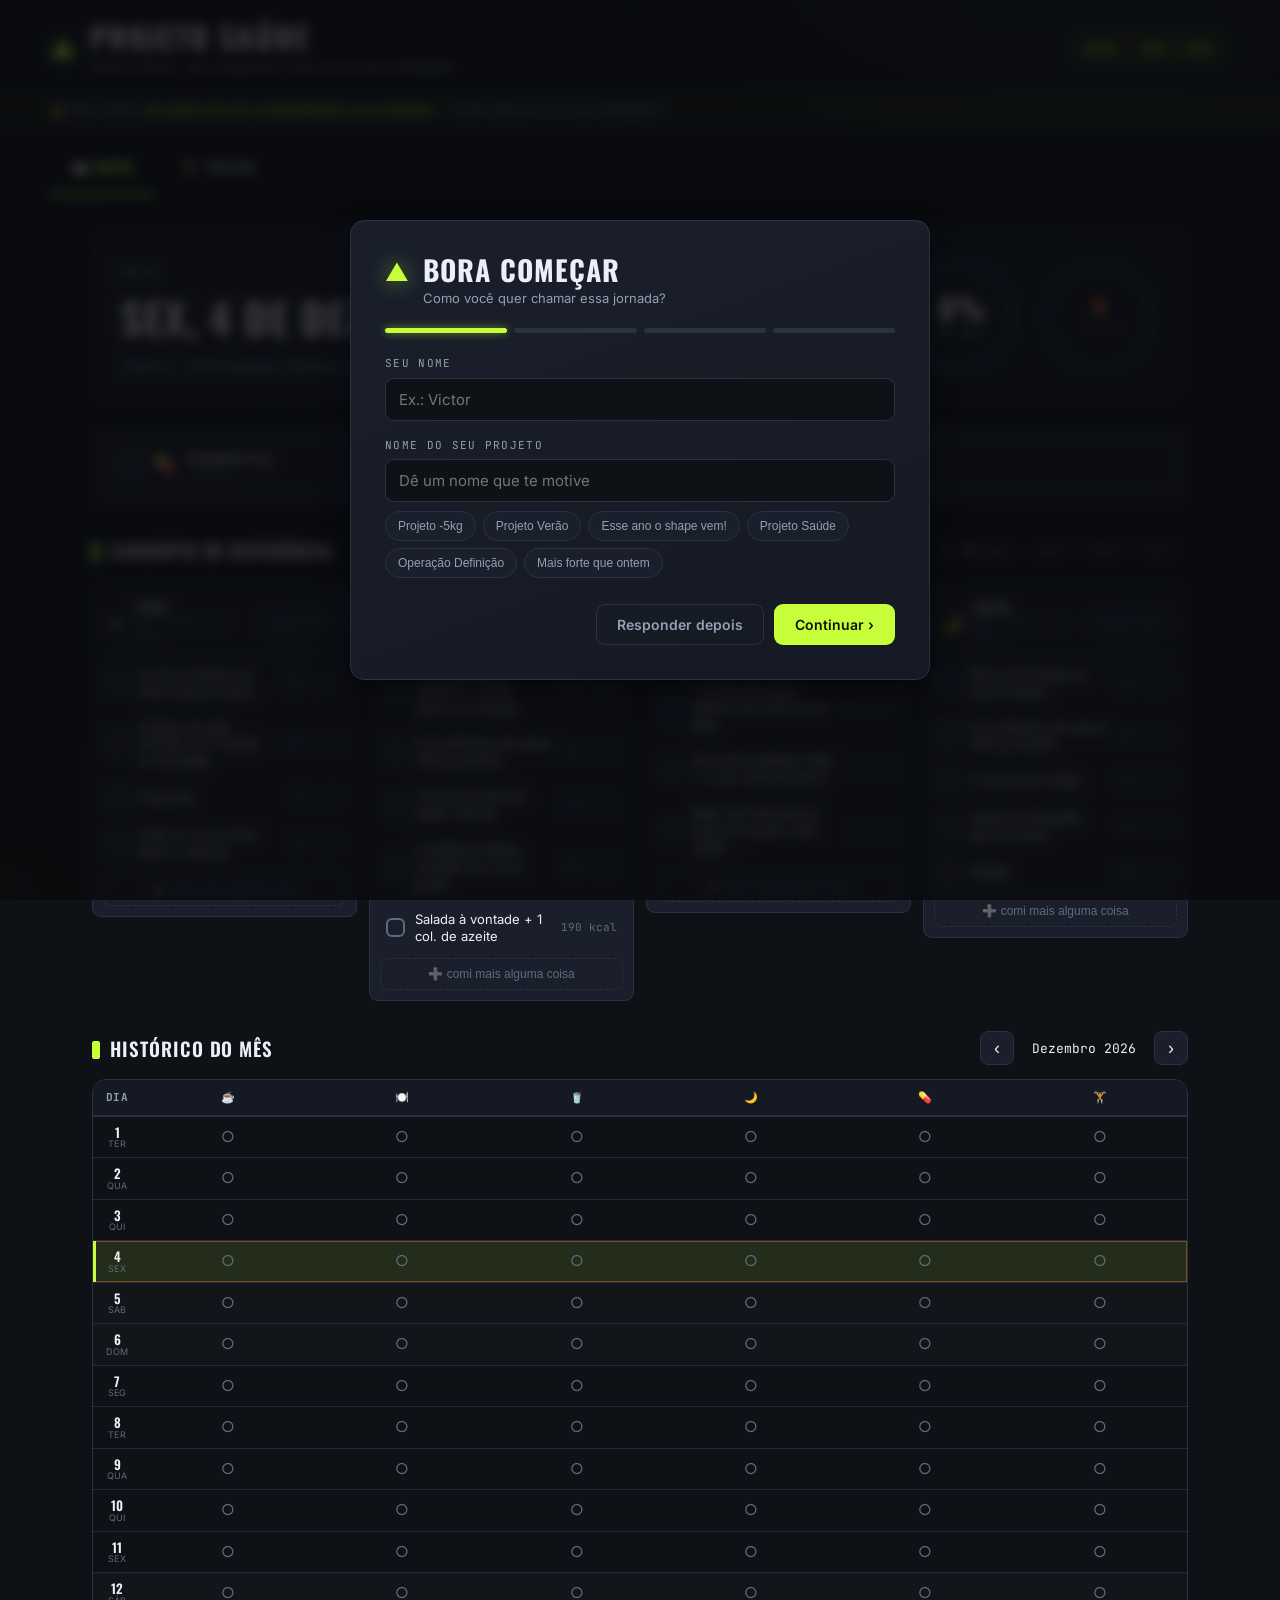
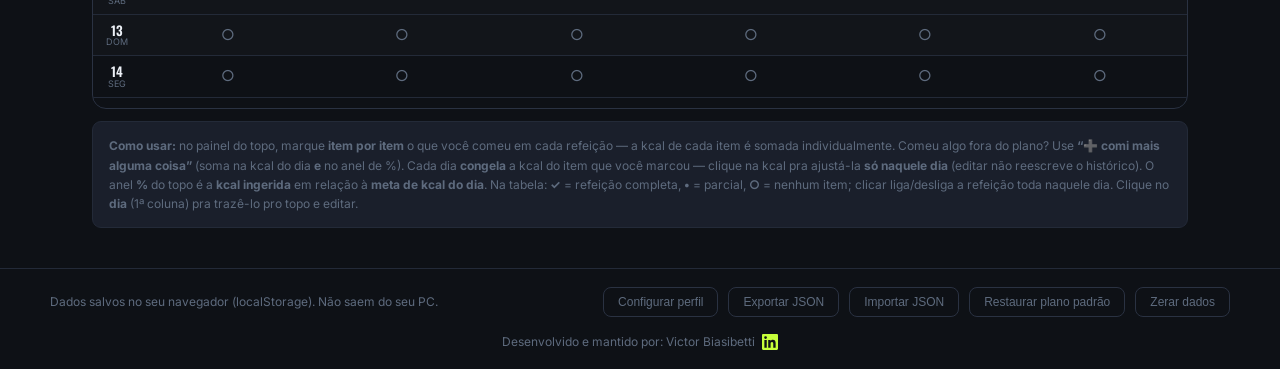
<file: index.html>
<!DOCTYPE html>
<html lang="pt-BR">
<head>
<meta charset="UTF-8">
<meta name="viewport" content="width=device-width, initial-scale=1.0">

<!-- Google tag (gtag.js) — Measurement ID público; ver .env.sample -->
<script>
  // só carrega no domínio oficial (não conta dev local nem forks de terceiros).
  // host EXATO + subdomínios com fronteira de ponto — evita casar lookalikes
  // ("xprojetosaude.life") ou qualquer outro *.github.io de quem forkar.
  var gaHost = location.hostname;
  if (gaHost === "projetosaude.life" || gaHost.endsWith(".projetosaude.life")
      || gaHost === "victorbiasibetti.github.io") {
    var gaScript = document.createElement("script");
    gaScript.async = true;
    gaScript.src = "https://www.googletagmanager.com/gtag/js?id=G-BKR1CT2JB6";
    document.head.appendChild(gaScript);
    window.dataLayer = window.dataLayer || [];
    function gtag(){ dataLayer.push(arguments); }
    gtag('js', new Date());
    gtag('config', 'G-BKR1CT2JB6');
  }
</script>

<title>Projeto Saúde — Dieta & Treino</title>
<meta name="description" content="Acompanhe sua dieta e treino numa página só. Configure seu plano, registre o dia a dia e bata suas metas. Tudo salvo no seu navegador.">

<!-- Favicon (o triângulo da marca) -->
<link rel="icon" href="/favicon.svg" type="image/svg+xml">
<link rel="icon" href="/favicon-32.png" sizes="32x32" type="image/png">
<link rel="apple-touch-icon" href="/apple-touch-icon.png">
<meta name="theme-color" content="#0E1116">

<!-- Open Graph (WhatsApp, Facebook, LinkedIn) -->
<meta property="og:type" content="website">
<meta property="og:site_name" content="Projeto Saúde">
<meta property="og:url" content="https://projetosaude.life/">
<meta property="og:title" content="Projeto Saúde — Dieta & Treino">
<meta property="og:description" content="Acompanhe sua dieta e treino numa página só. Configure seu plano, registre o dia a dia e bata suas metas. Tudo salvo no seu navegador.">
<meta property="og:image" content="https://projetosaude.life/og-image.png">
<meta property="og:image:width" content="1200">
<meta property="og:image:height" content="630">
<meta property="og:image:alt" content="Projeto Saúde — Dieta & Treino">
<meta property="og:locale" content="pt_BR">

<!-- Twitter -->
<meta name="twitter:card" content="summary_large_image">
<meta name="twitter:title" content="Projeto Saúde — Dieta & Treino">
<meta name="twitter:description" content="Acompanhe sua dieta e treino numa página só. Tudo salvo no seu navegador.">
<meta name="twitter:image" content="https://projetosaude.life/og-image.png">

<link rel="preconnect" href="https://fonts.googleapis.com">
<link rel="preconnect" href="https://fonts.gstatic.com" crossorigin>
<link href="https://fonts.googleapis.com/css2?family=Oswald:wght@400;500;600;700&family=Inter:wght@400;500;600;700&family=JetBrains+Mono:wght@500;700&display=swap" rel="stylesheet">
<link rel="stylesheet" href="style.css">
</head>
<body>
<div class="bg-grain"></div>

<header class="topbar">
  <div class="brand">
    <span class="brand-mark">▲</span>
    <div class="brand-text">
      <h1>PROJETO SAÚDE</h1>
      <p>Dieta &amp; Treino · seu progresso, salvo só no seu navegador</p>
    </div>
  </div>
  <div class="today-pill" id="todayPill">—</div>
</header>

<div class="privacy-bar">
  🔒 Seus dados <strong>de saúde não são compartilhados com ninguém</strong> — ficam salvos só no seu navegador.
</div>

<nav class="tabs" role="tablist">
  <button class="tab active" data-tab="dieta" role="tab">🍽️ Dieta</button>
  <button class="tab" data-tab="treino" role="tab">🏋️ Treino</button>
</nav>

<main>
  <!-- ===================== DIETA ===================== -->
  <section class="panel active" id="tab-dieta" role="tabpanel">

    <div class="day-hero">
      <div class="day-hero-left">
        <span class="eyebrow" id="heroEyebrow">Hoje</span>
        <h2 id="heroDate">—</h2>
        <p id="heroSub">Marque cada refeição conforme for cumprindo.</p>
        <button id="backToToday" class="back-today">‹ Voltar pra hoje</button>
      </div>
      <div class="day-hero-stats">
        <div class="dunk-meter">
          <svg viewBox="0 0 120 120" class="ring">
            <circle class="ring-bg" cx="60" cy="60" r="52"></circle>
            <circle class="ring-fg" cx="60" cy="60" r="52" id="ringFg"></circle>
          </svg>
          <div class="dunk-meter-label">
            <strong id="dayPct">0%</strong>
            <span>do dia</span>
          </div>
        </div>
        <div class="dunk-meter kcal-meter">
          <svg viewBox="0 0 120 120" class="ring">
            <circle class="ring-bg" cx="60" cy="60" r="52"></circle>
            <circle class="ring-fg" cx="60" cy="60" r="52" id="kcalRingFg"></circle>
          </svg>
          <div class="dunk-meter-label">
            <strong id="dayKcal">0</strong>
            <span id="dayKcalSub">kcal</span>
          </div>
        </div>
      </div>
    </div>

    <!-- extras logo após o resumo do dia (refeições sem itens: creatina, treino) -->
    <div class="checks day-extras" id="dayExtras"></div>

    <div class="section-head">
      <h3>Cardápio de referência</h3>
      <span class="kcal-tag" id="dietKcalTag">~2.700 kcal · 165 P / 340 C / 75 G</span>
    </div>
    <div class="checks" id="todayChecks"></div>

    <div class="section-head">
      <h3>Histórico do mês</h3>
      <div class="month-switch">
        <button id="prevMonth" class="mini-btn">‹</button>
        <span id="monthLabel">—</span>
        <button id="nextMonth" class="mini-btn">›</button>
      </div>
    </div>
    <div class="table-wrap">
      <table class="month-table" id="monthTable"></table>
    </div>
    <div class="legend" id="dietLegend"></div>
  </section>

  <!-- ===================== TREINO ===================== -->
  <section class="panel" id="tab-treino" role="tabpanel">

    <div class="section-head">
      <h3>Divisão semanal</h3>
      <span class="kcal-tag">arraste ou toque p/ remanejar os dias</span>
    </div>
    <div class="week-grid" id="weekGrid"></div>

    <div class="section-head">
      <h3>Seus treinos</h3>
    </div>
    <div class="workouts" id="workouts"></div>
  </section>
</main>

<footer class="foot">
  <span>Dados salvos no seu navegador (localStorage). Não saem do seu PC.</span>
  <div class="foot-actions">
    <button id="profileBtn" class="reset-btn">Configurar perfil</button>
    <button id="exportBtn" class="reset-btn">Exportar JSON</button>
    <button id="importBtn" class="reset-btn">Importar JSON</button>
    <button id="restorePlanBtn" class="reset-btn">Restaurar plano padrão</button>
    <button id="resetBtn" class="reset-btn">Zerar dados</button>
  </div>
  <input type="file" id="importFile" accept="application/json,.json" hidden>
  <span class="foot-credit">Desenvolvido e mantido por: Victor Biasibetti
    <a href="https://linkedin.com/in/victorbiasibetti" target="_blank" rel="noopener" aria-label="LinkedIn de Victor Biasibetti" title="LinkedIn">
      <svg class="ico-linkedin" viewBox="0 0 24 24" width="16" height="16" fill="currentColor" aria-hidden="true">
        <path d="M20.45 20.45h-3.56v-5.57c0-1.33-.02-3.04-1.85-3.04-1.85 0-2.13 1.45-2.13 2.94v5.67H9.35V9h3.41v1.56h.05c.48-.9 1.64-1.85 3.37-1.85 3.6 0 4.27 2.37 4.27 5.46v6.28zM5.34 7.43a2.07 2.07 0 1 1 0-4.14 2.07 2.07 0 0 1 0 4.14zM7.12 20.45H3.56V9h3.56v11.45zM22.22 0H1.77C.79 0 0 .77 0 1.73v20.54C0 23.23.79 24 1.77 24h20.45c.98 0 1.78-.77 1.78-1.73V1.73C24 .77 23.2 0 22.22 0z"/>
      </svg>
    </a></span>
</footer>

<!-- ===================== ONBOARDING (novo usuário) ===================== -->
<div class="onb-overlay" id="onboarding" hidden>
  <div class="onb-card">
    <div class="onb-head">
      <span class="onb-mark">▲</span>
      <div>
        <h2 id="onbTitle">Bora começar</h2>
        <p id="onbSubtitle">Configuração rápida — fica tudo salvo só no seu navegador.</p>
      </div>
    </div>

    <div class="onb-progress" id="onbProgress" aria-hidden="true"></div>

    <!-- STEP 1 — identidade -->
    <section class="onb-step" data-step="1">
      <label class="onb-label">Seu nome</label>
      <input type="text" id="onbName" class="onb-input" placeholder="Ex.: Victor" autocomplete="off">

      <label class="onb-label">Nome do seu projeto</label>
      <input type="text" id="onbProject" class="onb-input" placeholder="Dê um nome que te motive" autocomplete="off">
      <div class="onb-chips" id="onbProjectChips"></div>
    </section>

    <!-- STEP 2 — medidas -->
    <section class="onb-step" data-step="2" hidden>
      <div class="onb-grid">
        <div>
          <label class="onb-label">Altura (cm)</label>
          <input type="number" id="onbHeight" class="onb-input" placeholder="185" min="100" max="250">
        </div>
        <div>
          <label class="onb-label">Peso aprox. (kg)</label>
          <input type="number" id="onbWeight" class="onb-input" placeholder="83" min="30" max="300" step="0.5">
        </div>
        <div>
          <label class="onb-label">Idade</label>
          <input type="number" id="onbAge" class="onb-input" placeholder="28" min="12" max="100">
        </div>
        <div>
          <label class="onb-label">Sexo biológico</label>
          <select id="onbSex" class="onb-input">
            <option value="M">Masculino</option>
            <option value="F">Feminino</option>
          </select>
        </div>
      </div>
      <p class="onb-note">Usado só pra estimar seu gasto calórico. Pode ser aproximado.</p>
    </section>

    <!-- STEP 3 — metabolismo -->
    <section class="onb-step" data-step="3" hidden>
      <div class="onb-bmr">
        <div class="onb-bmr-num">
          <strong id="onbBmrVal">—</strong>
          <span>kcal/dia · metabolismo basal (BMR)</span>
        </div>
        <div class="onb-bmr-num alt">
          <strong id="onbTdeeVal">—</strong>
          <span>kcal/dia · gasto total estimado (TDEE)</span>
        </div>
      </div>

      <label class="onb-label">Nível de atividade</label>
      <select id="onbActivity" class="onb-input">
        <option value="1.2">Sedentário (pouco ou nenhum exercício)</option>
        <option value="1.375" selected>Leve (1-3 treinos/semana)</option>
        <option value="1.55">Moderado (3-5 treinos/semana)</option>
        <option value="1.725">Intenso (6-7 treinos/semana)</option>
        <option value="1.9">Muito intenso (trabalho físico + treino)</option>
      </select>

      <label class="onb-label">Objetivo</label>
      <select id="onbGoal" class="onb-input">
        <option value="cut">Perder gordura</option>
        <option value="maintain">Manter peso</option>
        <option value="bulk" selected>Ganhar massa</option>
      </select>

      <p class="onb-note">Meta calórica = seu TDEE: <strong id="onbTargetVal">—</strong> kcal/dia.
        O objetivo orienta a IA na distribuição das refeições. Fórmula Mifflin-St Jeor —
        estimativa, não prescrição médica.</p>

      <div class="onb-grid">
        <div>
          <label class="onb-label">Treinos por semana</label>
          <select id="onbDays" class="onb-input">
            <option value="2">2 dias</option>
            <option value="3" selected>3 dias</option>
            <option value="4">4 dias</option>
            <option value="5">5 dias</option>
            <option value="6">6 dias</option>
          </select>
        </div>
        <div>
          <label class="onb-label">Nível de experiência</label>
          <select id="onbLevel" class="onb-input">
            <option value="iniciante" selected>Iniciante</option>
            <option value="intermediario">Intermediário</option>
            <option value="avancado">Avançado</option>
          </select>
        </div>
      </div>

      <label class="onb-label">Limitações ou lesões (opcional)</label>
      <textarea id="onbLimits" class="onb-input" rows="2"
        placeholder="Ex.: dor no joelho, ombro sensível, sem acesso a barra fixa…"></textarea>
      <p class="onb-note">Esses dados vão pro prompt pra montar seu treino sob medida.</p>
    </section>

    <!-- STEP 4 — prompt p/ IA + import -->
    <section class="onb-step" data-step="4" hidden>
      <ol class="onb-steps-list">
        <li>Clique em <b>Copiar + Abrir o Chat-GPT</b> e cole o prompt lá com Ctrl+V.</li>
        <li>Quando o Chat-GPT responder, <b>copie a resposta</b> e cole no campo abaixo.</li>
        <li>Clique em <b>Importar Plano do Chat-GPT</b> (ou só conclua — a gente importa pra você).</li>
      </ol>

      <label class="onb-label">Prompt pra IA</label>
      <textarea id="onbPrompt" class="onb-textarea mono" readonly rows="8"></textarea>
      <button id="onbOpenGpt" class="onb-btn primary small onb-block-btn">🤖 Copiar + Abrir o Chat-GPT</button>
      <span id="onbGptMsg" class="onb-import-msg"></span>
      <button id="onbCopyPrompt" class="onb-btn ghost small onb-block-btn">📋 Só copiar prompt</button>

      <label class="onb-label">Resposta do Chat-GPT</label>
      <textarea id="onbImport" class="onb-textarea mono" rows="6" placeholder="Cole aqui a resposta do Chat-GPT (Ctrl+V)"></textarea>
      <button id="onbImportBtn" class="onb-btn primary onb-block-btn" style="margin-top:10px">📥 Importar Plano do Chat-GPT</button>
      <div class="onb-import-row">
        <span id="onbImportMsg" class="onb-import-msg"></span>
      </div>
      <p class="onb-note">Pode pular esta etapa — o plano padrão é carregado e você edita depois.</p>
    </section>

    <div class="onb-actions">
      <button id="onbBack" class="onb-btn ghost" hidden>‹ Voltar</button>
      <div class="onb-spacer"></div>
      <button id="onbSkip" class="onb-btn ghost">Responder depois</button>
      <button id="onbNext" class="onb-btn primary">Continuar ›</button>
    </div>
  </div>
</div>

<!-- Modal de erro de importação ao concluir o onboarding -->
<dialog id="onbDialog" class="onb-dialog">
  <div class="onb-head">
    <span class="onb-mark">▲</span>
    <div>
      <h2>Não consegui importar</h2>
      <p>A resposta do Chat-GPT não pôde ser importada — confira se você copiou a resposta inteira.</p>
    </div>
  </div>
  <p class="onb-note">Quer colar de novo ou encerrar mesmo assim? Encerrando, você fica com o
     plano padrão e pode ajustar depois em <b>Configurar perfil</b>.</p>
  <div class="onb-dialog-actions">
    <button id="onbDlgFinish" class="onb-btn ghost">Encerrar mesmo assim</button>
    <button id="onbDlgRetry" class="onb-btn primary">Colar de novo</button>
  </div>
</dialog>

<!-- Modal de conflito: trocar cardápio quando já há dias marcados -->
<dialog id="onbConfirmDialog" class="onb-dialog">
  <div class="onb-head">
    <span class="onb-mark">▲</span>
    <div>
      <h2>Trocar o cardápio?</h2>
      <p>Você já tem dias marcados.</p>
    </div>
  </div>
  <p class="onb-note">Trocar o cardápio muda as refeições — os dias antigos vão aparecer como
     não cumpridos (os dados <b>não são apagados</b>). Quer continuar?</p>
  <div class="onb-dialog-actions">
    <button id="onbCfmCancel" class="onb-btn ghost">Cancelar</button>
    <button id="onbCfmContinue" class="onb-btn primary">Continuar</button>
  </div>
</dialog>

<!-- Modal: adicionar alimento avulso a uma refeição do dia -->
<dialog id="addFoodDialog" class="onb-dialog">
  <div class="onb-head">
    <span class="onb-mark">▲</span>
    <div>
      <h2>Adicionar alimento</h2>
      <p id="addFoodSub">O que você comeu a mais?</p>
    </div>
  </div>
  <label class="onb-label" for="addFoodDesc">Descrição</label>
  <input type="text" id="addFoodDesc" class="onb-input" placeholder="Ex.: 2 fatias de pizza" autocomplete="off">
  <label class="onb-label" for="addFoodKcal">Kcal estimada (opcional)</label>
  <input type="number" id="addFoodKcal" class="onb-input" placeholder="0" min="0" step="10">
  <div class="onb-dialog-actions">
    <button id="addFoodCancel" class="onb-btn ghost">Cancelar</button>
    <button id="addFoodOk" class="onb-btn primary">Adicionar</button>
  </div>
</dialog>

<script src="data.js"></script>
<script src="app.js"></script>
<script src="onboarding.js"></script>
</body>
</html>
</file>
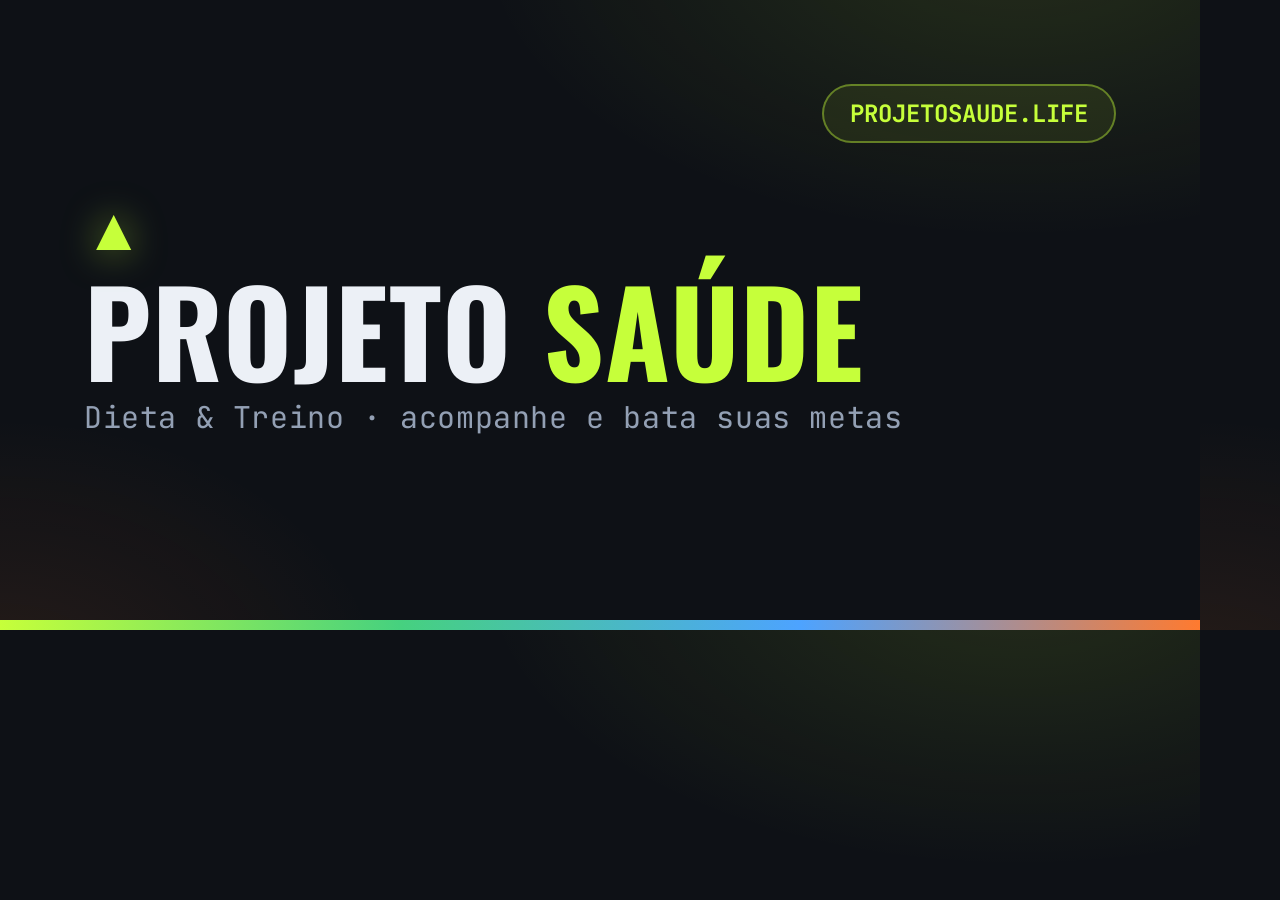
<file: og-source.html>
<!DOCTYPE html>
<html lang="pt-BR">
<head>
<meta charset="UTF-8">
<style>
  @import url('https://fonts.googleapis.com/css2?family=Oswald:wght@600;700&family=JetBrains+Mono:wght@500;700&display=swap');
  *{ margin:0; padding:0; box-sizing:border-box; }
  html,body{ width:1200px; height:630px; }
  body{
    background:
      radial-gradient(900px 500px at 85% -10%, rgba(198,255,58,.12), transparent 60%),
      radial-gradient(700px 500px at 0% 110%, rgba(255,122,47,.10), transparent 55%),
      #0E1116;
    color:#ECF0F6; font-family:"Oswald",sans-serif;
    display:flex; flex-direction:column; justify-content:center;
    padding:84px; position:relative;
  }
  .mark{ color:#C6FF3A; font-size:60px; line-height:1; filter:drop-shadow(0 0 18px rgba(198,255,58,.5)); }
  h1{
    font-weight:700; font-size:118px; line-height:.98; text-transform:uppercase;
    letter-spacing:.01em; margin:18px 0 10px;
  }
  h1 .hl{ color:#C6FF3A; }
  p{ font-family:"JetBrains Mono",monospace; font-size:30px; color:#93A0B4; letter-spacing:.02em; }
  .pill{
    position:absolute; top:84px; right:84px;
    font-family:"JetBrains Mono",monospace; font-weight:700; font-size:24px;
    color:#C6FF3A; border:2px solid rgba(198,255,58,.4); background:rgba(198,255,58,.08);
    border-radius:999px; padding:12px 26px; text-transform:uppercase;
  }
  .bar{ position:absolute; left:0; bottom:0; width:100%; height:10px;
        background:linear-gradient(90deg,#C6FF3A,#46D17F,#4DA3FF,#FF7A2F); }
</style>
</head>
<body>
  <div class="pill">projetosaude.life</div>
  <span class="mark">▲</span>
  <h1>Projeto <span class="hl">Saúde</span></h1>
  <p>Dieta &amp; Treino · acompanhe e bata suas metas</p>
  <div class="bar"></div>
</body>
</html>
</file>
<file: style.css>
/* ===========================================================
   PROJETO ENTERRADA — estilo performance dashboard
   =========================================================== */
:root{
  --bg:        #0E1116;
  --bg-2:      #141923;
  --panel:     #1A1F2B;
  --panel-2:   #20263400;
  --line:      #2A3242;
  --line-soft: #232a38;
  --txt:       #ECF0F6;
  --txt-dim:   #93A0B4;
  --txt-faint: #5E6B7E;

  --lime:   #C6FF3A;  /* acento principal — o salto/meta */
  --lime-d: #9FD400;
  --orange: #FF7A2F;  /* perna / treino C */
  --azul:   #4DA3FF;
  --verde:  #46D17F;
  --roxo:   #B98BFF;
  --cinza:  #8895A8;

  --content-max: 1180px;  /* largura útil do conteúdo; cresce em telas grandes */
  --gutter: clamp(16px,4vw,42px);
  --radius: 14px;
  --radius-sm: 9px;
  --shadow: 0 10px 30px rgba(0,0,0,.45);
  --display: "Oswald", system-ui, sans-serif;
  --body: "Inter", system-ui, sans-serif;
  --mono: "JetBrains Mono", ui-monospace, monospace;
}

*{ box-sizing:border-box; margin:0; padding:0; }
html{ scroll-behavior:smooth; }
body{
  font-family:var(--body);
  background:var(--bg);
  color:var(--txt);
  line-height:1.5;
  min-height:100vh;
  -webkit-font-smoothing:antialiased;
  overflow-x:hidden;
}

/* textura sutil de fundo */
.bg-grain{
  position:fixed; inset:0; z-index:0; pointer-events:none;
  background:
    radial-gradient(900px 500px at 85% -10%, rgba(198,255,58,.07), transparent 60%),
    radial-gradient(700px 500px at 0% 100%, rgba(255,122,47,.06), transparent 55%);
}
header, nav, main, footer{ position:relative; z-index:1; }

/* ---------- TOPBAR ---------- */
.topbar{
  display:flex; align-items:center; justify-content:space-between; gap:16px;
  padding-block:22px 14px;
  padding-inline:max(var(--gutter), calc((100% - var(--content-max))/2));
  border-bottom:1px solid var(--line-soft);
  flex-wrap:wrap;
}
.brand{ display:flex; align-items:center; gap:14px; }
.brand-mark{
  font-size:26px; color:var(--lime);
  filter:drop-shadow(0 0 10px rgba(198,255,58,.5));
  transform:translateY(-1px);
}
.brand-text h1{
  font-family:var(--display); font-weight:700; letter-spacing:.06em;
  font-size:clamp(20px,3.4vw,30px); line-height:1; text-transform:uppercase;
}
.brand-text p{ color:var(--txt-dim); font-size:13px; margin-top:5px; }
.today-pill{
  font-family:var(--mono); font-size:13px; font-weight:700;
  color:var(--lime); background:rgba(198,255,58,.08);
  border:1px solid rgba(198,255,58,.3); border-radius:999px;
  padding:8px 16px; white-space:nowrap; text-transform:uppercase;
}

/* ---------- BARRA DE PRIVACIDADE ---------- */
.privacy-bar{
  font-size:12.5px; color:var(--txt-dim); line-height:1.45;
  background:rgba(198,255,58,.06); border-bottom:1px solid var(--line-soft);
  padding-block:9px;
  padding-inline:max(var(--gutter), calc((100% - var(--content-max))/2));
}
.privacy-bar strong{ color:var(--lime); font-weight:600; }

/* ---------- TABS ---------- */
.tabs{
  display:flex; gap:6px;
  padding-block:14px 0;
  padding-inline:max(var(--gutter), calc((100% - var(--content-max))/2));
}
.tab{
  font-family:var(--display); font-size:16px; font-weight:600; letter-spacing:.04em;
  text-transform:uppercase;
  background:transparent; color:var(--txt-dim);
  border:none; border-bottom:3px solid transparent;
  padding:12px 20px 14px; cursor:pointer; transition:.18s; border-radius:8px 8px 0 0;
}
.tab:hover{ color:var(--txt); background:var(--bg-2); }
.tab.active{ color:var(--lime); border-bottom-color:var(--lime); }

main{ padding:clamp(18px,3vw,32px) var(--gutter) 40px; max-width:var(--content-max); margin-inline:auto; }

/* ---------- PANELS ---------- */
.panel{ display:none; animation:fade .35s ease; }
.panel.active{ display:block; }
@keyframes fade{ from{opacity:0; transform:translateY(8px);} to{opacity:1; transform:none;} }

/* ---------- DAY HERO ---------- */
.day-hero{
  display:flex; align-items:center; justify-content:space-between; gap:24px;
  background:linear-gradient(135deg, var(--panel), var(--bg-2));
  border:1px solid var(--line); border-radius:var(--radius);
  padding:clamp(18px,3vw,28px); box-shadow:var(--shadow); flex-wrap:wrap;
}
.eyebrow{
  font-family:var(--mono); font-size:11px; letter-spacing:.22em; text-transform:uppercase;
  color:var(--lime);
}
.day-hero-left h2{
  font-family:var(--display); font-weight:700; font-size:clamp(26px,5vw,42px);
  text-transform:uppercase; letter-spacing:.02em; margin:4px 0 6px;
}
.day-hero-left p{ color:var(--txt-dim); font-size:14px; max-width:46ch; }

/* botão voltar pra hoje (modo edição de dia passado) */
.back-today{
  margin-top:12px; display:none; align-items:center; gap:4px; cursor:pointer;
  font-family:var(--mono); font-size:12px; font-weight:700;
  background:rgba(255,122,47,.1); color:var(--orange);
  border:1px solid rgba(255,122,47,.4); border-radius:999px; padding:7px 14px;
  transition:.15s;
}
.back-today:hover{ background:rgba(255,122,47,.2); }
/* quando editando outro dia, o eyebrow vira laranja pra avisar */
#heroEyebrow{ transition:color .15s; }

/* anéis lado a lado (% do dia + kcal) */
.day-hero-stats{ display:flex; align-items:center; justify-content:center; gap:18px; flex-wrap:wrap; flex:0 0 auto; }

/* anel de progresso do dia (dunk meter) */
.dunk-meter{ position:relative; width:120px; height:120px; flex:0 0 auto; }
.ring{ width:120px; height:120px; transform:rotate(-90deg); }
.ring-bg{ fill:none; stroke:var(--line); stroke-width:9; }
.ring-fg{
  fill:none; stroke:var(--lime); stroke-width:9; stroke-linecap:round;
  stroke-dasharray:326.7; stroke-dashoffset:326.7;
  transition:stroke-dashoffset .6s cubic-bezier(.2,.8,.2,1);
  filter:drop-shadow(0 0 6px rgba(198,255,58,.5));
}
.dunk-meter-label{
  position:absolute; inset:0; display:flex; flex-direction:column;
  align-items:center; justify-content:center; gap:1px;
}
.dunk-meter-label strong{ font-family:var(--display); font-size:30px; line-height:1; }
.dunk-meter-label span{ font-size:11px; color:var(--txt-dim); text-transform:uppercase; letter-spacing:.1em; }

/* 2º anel: kcal ingeridas — mesmo estilo, cor laranja */
.kcal-meter .ring-fg{ stroke:var(--orange); filter:drop-shadow(0 0 6px rgba(255,122,47,.5)); }
.kcal-meter .dunk-meter-label strong{ color:var(--orange); font-size:23px; }
.kcal-meter .dunk-meter-label span{ font-family:var(--mono); color:var(--orange); opacity:.7; letter-spacing:.02em; margin-top:2px; }

/* ---------- CHECKS DE HOJE ---------- */
.checks{
  display:grid; grid-template-columns:repeat(auto-fit, minmax(260px,1fr));
  gap:12px; margin:18px 0; align-items:start;
}
.check{
  display:flex; align-items:center; gap:11px; cursor:pointer; user-select:none;
  background:var(--panel); border:1px solid var(--line); border-radius:var(--radius-sm);
  padding:14px 15px; transition:.16s;
}
.check:hover{ border-color:var(--txt-faint); transform:translateY(-1px); }
.check .box{
  width:24px; height:24px; flex:0 0 auto; border-radius:7px;
  border:2px solid var(--txt-faint); display:grid; place-items:center;
  transition:.16s; font-size:15px; color:var(--bg);
}
.check .meta{ display:flex; flex-direction:column; line-height:1.2; }
.check .meta b{ font-size:14px; font-weight:600; }
.check .meta small{ font-size:11px; color:var(--txt-faint); }
.check .ic{ font-size:18px; }
.check.done{ border-color:var(--lime); background:rgba(198,255,58,.07); }
.check.done .box{ background:var(--lime); border-color:var(--lime); }
.check.done .box::after{ content:"✓"; font-weight:800; }

/* ---------- BLOCO DE REFEIÇÃO (itens marcáveis individualmente) ---------- */
.meal-block{
  background:var(--panel); border:1px solid var(--line); border-radius:var(--radius-sm);
  padding:10px; display:flex; flex-direction:column; gap:5px;
}
.meal-head{
  display:flex; align-items:center; gap:10px; padding:4px 6px 9px;
  border-bottom:1px solid var(--line-soft); user-select:none;
}
.meal-head .ic{ font-size:18px; }
.meal-head .meta{ display:flex; flex-direction:column; line-height:1.2; flex:1 1 auto; }
.meal-head .meta b{ font-size:14px; font-weight:600; }
.meal-head .meta small{ font-size:11px; color:var(--txt-faint); font-family:var(--mono); margin-top:2px; }
.meal-head.done .meta b{ color:var(--lime); }
.meal-head.partial .meta small{ color:var(--orange); }
.meal-toggle{
  font-size:11px; color:var(--txt-faint); cursor:pointer; white-space:nowrap;
  border:1px solid var(--line); border-radius:999px; padding:3px 9px; transition:.15s;
}
.meal-toggle:hover{ color:var(--lime); border-color:var(--lime); }

.item-row{
  display:flex; align-items:center; gap:10px; cursor:pointer; user-select:none;
  padding:7px 6px; border-radius:8px; transition:.12s;
}
.item-row:hover{ background:rgba(255,255,255,.03); }
.item-row .box{
  width:19px; height:19px; flex:0 0 auto; border-radius:6px;
  border:2px solid var(--txt-faint); display:grid; place-items:center;
  font-size:12px; color:var(--bg); transition:.12s;
}
.item-text{ flex:1 1 auto; font-size:13px; line-height:1.3; }
.item-kcal{
  font-family:var(--mono); font-size:11px; color:var(--txt-faint);
  white-space:nowrap; cursor:pointer; border-bottom:1px dashed transparent;
}
.item-kcal:hover{ color:var(--orange); border-bottom-color:var(--orange); }
.item-row.done .box{ background:var(--lime); border-color:var(--lime); }
.item-row.done .box::after{ content:"✓"; font-weight:800; }
.item-row.done .item-text{ color:var(--txt-faint); }

.item-row.extra{ cursor:default; }
.item-row.extra .item-text{ color:var(--txt); font-style:italic; }
.item-row.extra .box{ background:var(--orange); border-color:var(--orange); }
.item-row.extra .box::after{ content:"+"; font-weight:800; color:var(--bg); }
.item-del{
  background:transparent; border:none; color:var(--txt-faint); cursor:pointer;
  font-size:17px; line-height:1; padding:2px 5px; border-radius:6px;
}
.item-del:hover{ color:var(--orange); }

.item-add{
  background:transparent; border:1px dashed var(--line); color:var(--txt-faint);
  border-radius:8px; padding:8px; font-size:12px; cursor:pointer; transition:.15s; margin-top:2px;
}
.item-add:hover{ color:var(--lime); border-color:var(--lime); }

/* ---------- SECTION HEAD ---------- */
.section-head{
  display:flex; align-items:center; justify-content:space-between; gap:12px;
  margin:30px 0 14px; flex-wrap:wrap;
}
.section-head h3{
  font-family:var(--display); font-weight:600; text-transform:uppercase;
  letter-spacing:.05em; font-size:19px;
}
.section-head h3::before{
  content:""; display:inline-block; width:8px; height:18px; margin-right:10px;
  background:var(--lime); border-radius:2px; transform:translateY(2px);
}
.kcal-tag{
  font-family:var(--mono); font-size:12px; color:var(--txt-dim);
  border:1px solid var(--line); border-radius:999px; padding:5px 12px;
}

/* acentos por card (usados pelos cards de treino) */
.acc-azul{ --accent:var(--azul); }
.acc-verde{ --accent:var(--verde); }
.acc-laranja{ --accent:var(--orange); }
.acc-roxo{ --accent:var(--roxo); }
.acc-cinza{ --accent:var(--cinza); }

/* ---------- MONTH SWITCH ---------- */
.month-switch{ display:flex; align-items:center; gap:10px; }
.month-switch span{ font-family:var(--mono); font-size:13px; min-width:120px; text-align:center; color:var(--txt); }
.mini-btn{
  width:34px; height:34px; border-radius:8px; cursor:pointer;
  background:var(--panel); border:1px solid var(--line); color:var(--txt);
  font-size:18px; line-height:1; transition:.15s;
}
.mini-btn:hover{ border-color:var(--lime); color:var(--lime); }

/* ---------- MONTH TABLE ---------- */
.table-wrap{ overflow:auto; max-height:70vh; border:1px solid var(--line); border-radius:var(--radius); }
.month-table{ border-collapse:collapse; width:100%; min-width:680px; font-size:13px; }
.month-table th, .month-table td{
  padding:9px 8px; text-align:center; border-bottom:1px solid var(--line-soft);
  white-space:nowrap;
}
.month-table thead th{
  position:sticky; top:0; z-index:2; background:var(--bg-2); color:var(--txt-dim);
  font-family:var(--mono); font-size:11px; font-weight:700; text-transform:uppercase;
  letter-spacing:.04em; border-bottom:2px solid var(--line);
  box-shadow:0 1px 0 var(--line);
}
.month-table th.daycol,
.month-table td.daycol{ width:1%; white-space:nowrap; text-align:center; padding:5px 4px; line-height:1.05; cursor:pointer; }
.month-table td .dnum{ font-family:var(--display); font-weight:600; font-size:13px; display:block; }
.month-table td .dwd{ display:block; color:var(--txt-faint); font-size:9px; text-transform:uppercase; letter-spacing:.02em; }
.month-table tbody tr.weekend{ background:rgba(255,255,255,.018); }
.month-table tbody tr.today{
  background:rgba(198,255,58,.10);
  box-shadow:inset 3px 0 0 var(--lime);
}
.month-table tbody tr.selected{
  background:rgba(255,122,47,.12);
  box-shadow:inset 3px 0 0 var(--orange);
}
.month-table tbody tr.today.selected{
  background:rgba(198,255,58,.12);
  box-shadow:inset 3px 0 0 var(--lime), inset 0 0 0 1px rgba(255,122,47,.4);
}
.month-table tbody tr:hover{ background:rgba(255,255,255,.04); }
.cell-check{ cursor:pointer; font-size:15px; color:var(--txt-faint); transition:.12s; }
.cell-check:hover{ color:var(--txt); }
.cell-check.on{ color:var(--lime); }
.cell-check.partial{ color:var(--orange); }
tr.totals td{ border-top:2px solid var(--line); font-family:var(--mono); font-weight:700; color:var(--txt); background:var(--bg-2); }

.legend{
  font-size:12px; color:var(--txt-faint); margin-top:12px; line-height:1.6;
  padding:14px 16px; background:var(--panel); border:1px solid var(--line-soft); border-radius:var(--radius-sm);
}

/* ===================== TREINO ===================== */
.week-grid{
  display:grid; grid-template-columns:repeat(7, 1fr); gap:8px; margin-bottom:8px;
}
.wd{
  background:var(--panel); border:1px solid var(--line); border-radius:var(--radius-sm);
  padding:12px 10px; text-align:center; min-height:104px;
  display:flex; flex-direction:column; gap:6px;
}
.wd .wd-day{ font-family:var(--mono); font-size:11px; color:var(--txt-faint); text-transform:uppercase; letter-spacing:.05em; }
.wd .wd-tag{
  font-family:var(--display); font-size:24px; font-weight:700; line-height:1;
}
.wd .wd-name{ font-size:11px; color:var(--txt-dim); }
.wd.tag-A .wd-tag{ color:var(--azul); }
.wd.tag-B .wd-tag{ color:var(--verde); }
.wd.tag-C .wd-tag{ color:var(--orange); }
.wd.tag-D .wd-tag{ color:var(--roxo); }
.wd.tag-E .wd-tag{ color:var(--lime); }
.wd.tag-F .wd-tag{ color:var(--cinza); }
.wd.tag-off .wd-tag{ color:var(--txt-faint); font-size:14px; font-family:var(--body); font-weight:600; padding-top:6px; }
.wd.today{ border-color:var(--lime); box-shadow:0 0 0 1px var(--lime), 0 0 20px rgba(198,255,58,.18); }
.wd.today .wd-day{ color:var(--lime); }
/* remanejar treino: arrastar (desktop) ou tocar (mobile) */
.wd{ cursor:pointer; user-select:none; }
.wd[draggable="true"]{ cursor:grab; }
.wd[draggable="true"]:active{ cursor:grabbing; }
/* selecionado pra remanejar — laranja tracejado, distinto do "hoje" (lime) */
.wd.sel{ outline:2px dashed var(--orange); outline-offset:-3px; background:rgba(255,122,47,.12);
         box-shadow:0 0 0 1px var(--orange); }
.wd.sel .wd-tag{ color:var(--orange); }
.wd.drop-hover{ border-color:var(--lime); border-style:dashed; background:rgba(198,255,58,.08); }

.workouts{ display:grid; gap:16px; }
.workout{
  background:var(--panel); border:1px solid var(--line); border-radius:var(--radius);
  overflow:hidden; border-top:3px solid var(--accent);
}
.workout-head{ padding:16px 18px 14px; }
.workout-head .wid{
  font-family:var(--display); font-size:13px; font-weight:700; letter-spacing:.1em;
  color:var(--accent); text-transform:uppercase;
}
.workout-head h4{ font-family:var(--display); font-size:20px; text-transform:uppercase; letter-spacing:.02em; margin:2px 0 4px; }
.workout-head p{ font-size:12px; color:var(--txt-dim); }
.ex-table{ width:100%; border-collapse:collapse; font-size:13px; }
.ex-table th{
  text-align:left; font-family:var(--mono); font-size:10px; text-transform:uppercase;
  letter-spacing:.05em; color:var(--txt-faint); padding:8px 14px; border-top:1px solid var(--line);
  border-bottom:1px solid var(--line-soft);
}
.ex-table td{ padding:11px 14px; border-bottom:1px solid var(--line-soft); vertical-align:top; }
.ex-table tr:last-child td{ border-bottom:none; }
.ex-name{ font-weight:600; color:var(--txt); }
.ex-set{ font-family:var(--mono); font-weight:700; color:var(--lime); white-space:nowrap; }
.ex-set.skip{ color:var(--txt-faint); }
.ex-grp{ color:var(--txt-dim); font-size:12px; }
.ex-obs{ color:var(--txt-faint); font-size:12px; max-width:36ch; }

/* ---------- FOOTER ---------- */
.foot{
  display:flex; align-items:center; justify-content:space-between; gap:16px;
  padding-block:18px;
  padding-inline:max(var(--gutter), calc((100% - var(--content-max))/2));
  border-top:1px solid var(--line-soft);
  font-size:12px; color:var(--txt-faint); flex-wrap:wrap;
}
.foot-actions{ display:flex; gap:10px; flex-wrap:wrap; }
.foot-credit{
  flex-basis:100%; text-align:center; color:var(--txt-faint);
  display:inline-flex; align-items:center; justify-content:center; gap:7px;
}
.foot-credit a{ color:var(--lime); display:inline-flex; align-items:center; transition:.15s; }
.foot-credit a:hover{ color:var(--lime-d); }
.foot-credit .ico-linkedin{ display:block; }
.reset-btn{
  font-size:12px; cursor:pointer; background:transparent; color:var(--txt-faint);
  border:1px solid var(--line); border-radius:8px; padding:7px 14px; transition:.15s;
}
.reset-btn:hover{ color:var(--orange); border-color:var(--orange); }

/* ===================== ONBOARDING ===================== */
body.onb-open{ overflow:hidden; }
.onb-overlay{
  position:fixed; inset:0; z-index:50;
  display:flex; align-items:flex-start; justify-content:center;
  padding:clamp(12px,4vh,48px) 16px; overflow-y:auto;
  background:rgba(8,10,14,.78); backdrop-filter:blur(6px);
}
.onb-overlay[hidden]{ display:none; }
.onb-card{
  width:100%; max-width:580px; margin:auto;
  background:linear-gradient(160deg, var(--panel), var(--bg-2));
  border:1px solid var(--line); border-radius:var(--radius);
  box-shadow:var(--shadow); padding:clamp(20px,4vw,34px);
  animation:fade .35s ease;
}
/* modal nativo <dialog> — mesmo guideline do card de onboarding.
   margin:auto reativa a centralização do UA (o reset *{margin:0} a tinha matado). */
.onb-dialog{
  margin:auto;
  border:1px solid var(--line); border-radius:var(--radius);
  background:linear-gradient(160deg, var(--panel), var(--bg-2)); color:var(--txt);
  max-width:460px; width:calc(100% - 32px); padding:clamp(20px,4vw,30px);
  box-shadow:var(--shadow);
}
.onb-dialog::backdrop{ background:rgba(8,10,14,.78); backdrop-filter:blur(6px); }
.onb-dialog[open]{ animation:fade .25s ease; }
.onb-dialog .onb-head{ margin-bottom:14px; }
.onb-dialog .onb-note{ margin-top:0; }
.onb-dialog-actions{ display:flex; gap:10px; justify-content:flex-end; flex-wrap:wrap; margin-top:22px; }

.onb-head{ display:flex; align-items:flex-start; gap:14px; margin-bottom:20px; }
.onb-mark{ font-size:24px; color:var(--lime); filter:drop-shadow(0 0 10px rgba(198,255,58,.5)); }
.onb-head h2{
  font-family:var(--display); font-weight:700; letter-spacing:.04em;
  text-transform:uppercase; font-size:clamp(20px,4vw,28px); line-height:1.05;
}
.onb-head p{ color:var(--txt-dim); font-size:13px; margin-top:5px; }

.onb-progress{ display:flex; gap:7px; margin-bottom:22px; }
.onb-dot{ flex:1; height:5px; border-radius:999px; background:var(--line); transition:.25s; }
.onb-dot.active{ background:var(--lime); box-shadow:0 0 8px rgba(198,255,58,.5); }
.onb-dot.done{ background:var(--lime-d); }

.onb-label{
  display:block; font-family:var(--mono); font-size:11px; letter-spacing:.12em;
  text-transform:uppercase; color:var(--txt-dim); margin:16px 0 6px;
}
.onb-label:first-child{ margin-top:0; }
.onb-input{
  width:100%; font-family:var(--body); font-size:15px;
  background:var(--bg); color:var(--txt);
  border:1px solid var(--line); border-radius:var(--radius-sm); padding:11px 13px;
  transition:border-color .15s;
}
.onb-input:focus{ outline:none; border-color:var(--lime); }
.onb-input.onb-invalid{ border-color:var(--orange); animation:shake .3s; }
select.onb-input{ cursor:pointer; }
@keyframes shake{ 25%{transform:translateX(-4px);} 75%{transform:translateX(4px);} }

.onb-chips{ display:flex; flex-wrap:wrap; gap:7px; margin-top:9px; }
.onb-chip{
  font-size:12px; cursor:pointer; color:var(--txt-dim);
  background:var(--panel); border:1px solid var(--line); border-radius:999px;
  padding:7px 12px; transition:.15s;
}
.onb-chip:hover{ color:var(--lime); border-color:var(--lime); }

.onb-grid{ display:grid; grid-template-columns:1fr 1fr; gap:12px 14px; }
.onb-note{ font-size:12px; color:var(--txt-faint); margin-top:14px; line-height:1.5; }
.onb-note strong{ color:var(--txt-dim); }

.onb-bmr{ display:grid; grid-template-columns:1fr 1fr; gap:12px; margin-bottom:6px; }
.onb-bmr-num{
  background:var(--bg); border:1px solid var(--line); border-radius:var(--radius-sm);
  border-left:3px solid var(--lime); padding:14px 16px;
}
.onb-bmr-num.alt{ border-left-color:var(--orange); }
.onb-bmr-num strong{ font-family:var(--display); font-size:30px; line-height:1; color:var(--lime); display:block; }
.onb-bmr-num.alt strong{ color:var(--orange); }
.onb-bmr-num span{ font-size:11px; color:var(--txt-dim); display:block; margin-top:5px; }

.onb-steps-list{
  list-style:decimal; padding-left:20px; margin:0 0 18px;
  display:flex; flex-direction:column; gap:9px;
}
.onb-steps-list li{ font-size:13px; color:var(--txt-dim); padding-left:4px; line-height:1.45; }
.onb-block-btn{ display:block; width:100%; margin-top:8px; }
.onb-textarea{
  width:100%; background:var(--bg); color:var(--txt);
  border:1px solid var(--line); border-radius:var(--radius-sm);
  padding:12px 13px; resize:vertical; font-size:13px; line-height:1.5;
}
.onb-textarea:focus{ outline:none; border-color:var(--lime); }
.onb-textarea.mono{ font-family:var(--mono); font-size:12px; }
#onbPrompt{ background:#0b0e13; color:var(--txt-dim); }

.onb-import-row{ display:flex; align-items:center; gap:12px; margin-top:12px; flex-wrap:wrap; }
.onb-import-msg{ font-family:var(--mono); font-size:12px; }
.onb-import-msg.ok{ color:var(--verde); }
.onb-import-msg.err{ color:var(--orange); }

.onb-actions{ display:flex; align-items:center; gap:10px; margin-top:26px; flex-wrap:wrap; }
.onb-spacer{ flex:1; }
.onb-btn{
  font-family:var(--body); font-size:14px; font-weight:600; cursor:pointer;
  border-radius:var(--radius-sm); padding:11px 20px; transition:.15s; border:1px solid transparent;
}
.onb-btn.small{ font-size:12px; padding:8px 13px; }
.onb-btn.primary{ background:var(--lime); color:#10140A; }
.onb-btn.primary:hover{ background:var(--lime-d); }
.onb-btn.ghost{ background:transparent; color:var(--txt-dim); border-color:var(--line); }
.onb-btn.ghost:hover{ color:var(--txt); border-color:var(--txt-faint); }

/* ---------- RESPONSIVO ---------- */
/* telas grandes: soltar o teto de largura (--content-max). topbar/tabs/main/foot
   acompanham via a var, mantendo conteúdo alinhado e bordas full-bleed. */
@media (min-width:1600px){
  :root{ --content-max:1440px; }
}
@media (min-width:1921px){          /* acima de Full HD (2K/4K/ultrawide) */
  :root{ --content-max:1680px; }
  .checks{ grid-template-columns:repeat(auto-fit, minmax(180px,1fr)); }
}
@media (min-width:2560px){          /* 1440p+ / ultrawide */
  :root{ --content-max:2000px; }
}

@media (max-width:720px){
  .week-grid{ grid-template-columns:repeat(2,1fr); }
  .day-hero{ flex-direction:column-reverse; align-items:flex-start; }
  .ex-table .col-obs, .ex-table .obs-cell{ display:none; }
  .onb-grid, .onb-bmr{ grid-template-columns:1fr; }
  .month-table{ min-width:0; font-size:12px; }
  .month-table th, .month-table td{ padding:6px 3px; }
  .month-table th.daycol, .month-table td.daycol{ padding:5px 2px; }
  .month-table .cell-check{ font-size:14px; }
}
@media (prefers-reduced-motion:reduce){
  *{ animation:none !important; transition:none !important; }
}
</file>
